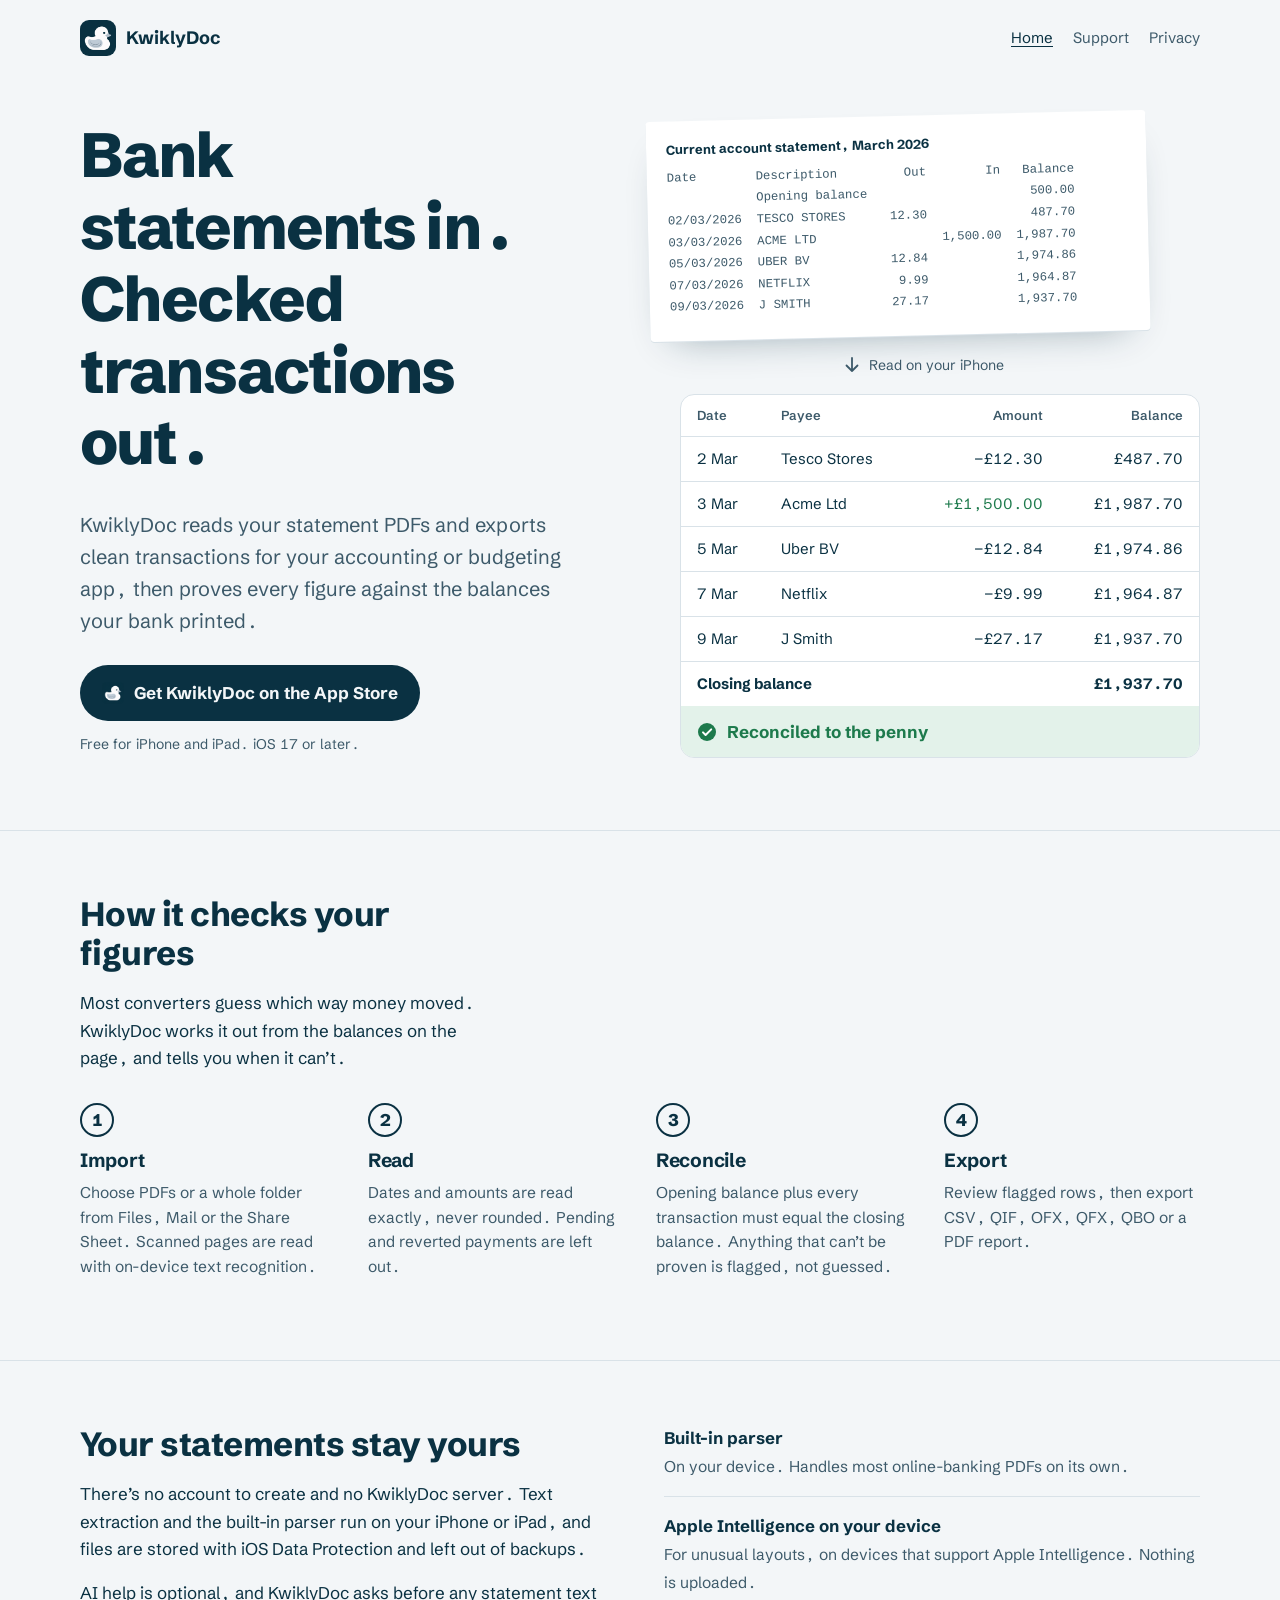
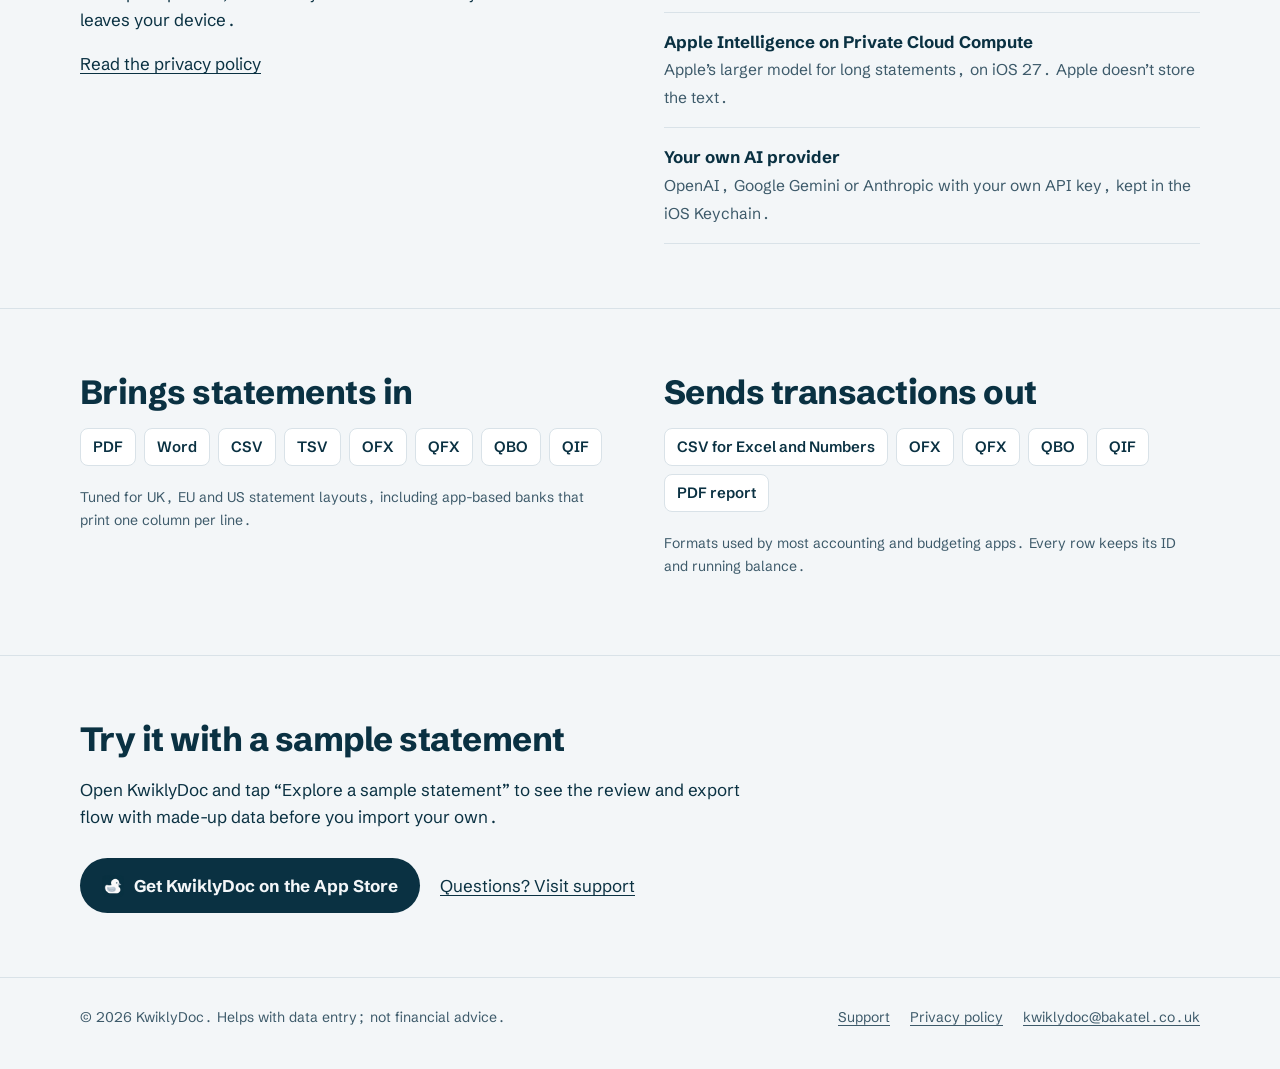
<file: docs/index.html>
<!doctype html>
<html lang="en-GB">
<head>
<meta charset="utf-8">
<meta name="viewport" content="width=device-width, initial-scale=1">
<title>KwiklyDoc: bank statements to checked transactions</title>
<meta name="description" content="Turn bank statement PDFs into transactions for your accounting or budgeting app, checked against the printed balances. Private by default, on iPhone and iPad.">
<meta name="theme-color" content="#0a3142">
<meta property="og:title" content="KwiklyDoc: bank statements to checked transactions">
<meta property="og:description" content="Turn bank statement PDFs into transactions for your accounting or budgeting app, checked against the printed balances. Private by default, on iPhone and iPad.">
<meta property="og:type" content="website">
<meta property="og:image" content="assets/icon-512.png">
<link rel="icon" type="image/png" href="assets/favicon.png">
<link rel="apple-touch-icon" href="assets/apple-touch-icon.png">
<!-- After launch, uncomment and set your App Store ID to show Safari's app banner:
<meta name="apple-itunes-app" content="app-id=APP_STORE_ID"> -->
<link rel="preconnect" href="https://fonts.googleapis.com"><link rel="preconnect" href="https://fonts.gstatic.com" crossorigin><link href="https://fonts.googleapis.com/css2?family=Schibsted+Grotesk:wght@400;500;600;700;800&display=swap" rel="stylesheet">
<link rel="stylesheet" href="assets/site.css">
</head>
<body>
<header class="site-header">
  <div class="wrap">
    <a class="brand" href="index.html"><img src="assets/icon-512.png" alt="" width="36" height="36">KwiklyDoc</a>
    <nav class="site-nav" aria-label="Main">
      <a href="index.html" aria-current="page">Home</a>
      <a href="support.html">Support</a>
      <a href="privacy.html">Privacy</a>
    </nav>
  </div>
</header>

<main>
<section class="hero">
  <div class="wrap">
    <div>
      <h1>Bank statements in. Checked transactions out.</h1>
      <p class="lede">KwiklyDoc reads your statement PDFs and exports clean transactions for your accounting or budgeting app, then proves every figure against the balances your bank printed.</p>
      <div class="cta-row">
        <a class="button" href="APP_STORE_URL"><img src="assets/icon-512.png" alt="" width="22" height="22">Get KwiklyDoc on the App Store</a>
        <span class="small">Free for iPhone and iPad. iOS 17 or later.</span>
      </div>
    </div>

    <div class="transform" role="img" aria-label="A printed statement with unsigned paid-in and paid-out columns becomes five transactions with signed amounts. Opening balance £500.00 plus the transactions equals the closing balance of £1,937.70, so the statement is reconciled to the penny.">
      <div class="statement" aria-hidden="true">
        <div class="bank">Current account statement, March 2026</div>
<pre>Date        Description         Out        In   Balance
            Opening balance                      500.00
02/03/2026  TESCO STORES      12.30              487.70
03/03/2026  ACME LTD                 1,500.00  1,987.70
05/03/2026  UBER BV           12.84            1,974.86
07/03/2026  NETFLIX            9.99            1,964.87
09/03/2026  J SMITH           27.17            1,937.70</pre>
      </div>
      <div class="arrow" aria-hidden="true"><svg viewBox="0 0 18 18"><path d="M9 2v13M3.5 9.5L9 15l5.5-5.5" fill="none" stroke="currentColor" stroke-width="1.8" stroke-linecap="round" stroke-linejoin="round"/></svg>Read on your iPhone</div>
      <div class="ledger" aria-hidden="true">
        <table>
          <thead><tr><th>Date</th><th>Payee</th><th class="num">Amount</th><th class="num">Balance</th></tr></thead>
          <tbody>
            <tr><td>2 Mar</td><td>Tesco Stores</td><td class="num">−£12.30</td><td class="num">£487.70</td></tr>
            <tr><td>3 Mar</td><td>Acme Ltd</td><td class="num in">+£1,500.00</td><td class="num">£1,987.70</td></tr>
            <tr><td>5 Mar</td><td>Uber BV</td><td class="num">−£12.84</td><td class="num">£1,974.86</td></tr>
            <tr><td>7 Mar</td><td>Netflix</td><td class="num">−£9.99</td><td class="num">£1,964.87</td></tr>
            <tr><td>9 Mar</td><td>J Smith</td><td class="num">−£27.17</td><td class="num">£1,937.70</td></tr>
            <tr class="total"><td colspan="3">Closing balance</td><td class="num">£1,937.70</td></tr>
          </tbody>
        </table>
        <div class="stamp"><svg viewBox="0 0 20 20" aria-hidden="true"><circle cx="10" cy="10" r="9" fill="currentColor"/><path d="M6 10.4l2.6 2.6L14.2 7.4" fill="none" stroke="#fff" stroke-width="2" stroke-linecap="round" stroke-linejoin="round"/></svg>Reconciled to the penny</div>
      </div>
    </div>
  </div>
</section>

<section class="section" id="how">
  <div class="wrap">
    <div class="section-head">
      <h2>How it checks your figures</h2>
      <p>Most converters guess which way money moved. KwiklyDoc works it out from the balances on the page, and tells you when it can’t.</p>
    </div>
    <ol class="steps">
      <li><h3>Import</h3><p>Choose PDFs or a whole folder from Files, Mail or the Share Sheet. Scanned pages are read with on-device text recognition.</p></li>
      <li><h3>Read</h3><p>Dates and amounts are read exactly, never rounded. Pending and reverted payments are left out.</p></li>
      <li><h3>Reconcile</h3><p>Opening balance plus every transaction must equal the closing balance. Anything that can’t be proven is flagged, not guessed.</p></li>
      <li><h3>Export</h3><p>Review flagged rows, then export CSV, QIF, OFX, QFX, QBO or a PDF report.</p></li>
    </ol>
  </div>
</section>

<section class="section" id="privacy">
  <div class="wrap split">
    <div>
      <h2>Your statements stay yours</h2>
      <p>There’s no account to create and no KwiklyDoc server. Text extraction and the built-in parser run on your iPhone or iPad, and files are stored with iOS Data Protection and left out of backups.</p>
      <p>AI help is optional, and KwiklyDoc asks before any statement text leaves your device.</p>
      <p><a href="privacy.html">Read the privacy policy</a></p>
    </div>
    <ul class="modes">
      <li><strong>Built-in parser</strong><span>On your device. Handles most online-banking PDFs on its own.</span></li>
      <li><strong>Apple Intelligence on your device</strong><span>For unusual layouts, on devices that support Apple Intelligence. Nothing is uploaded.</span></li>
      <li><strong>Apple Intelligence on Private Cloud Compute</strong><span>Apple’s larger model for long statements, on iOS 27. Apple doesn’t store the text.</span></li>
      <li><strong>Your own AI provider</strong><span>OpenAI, Google Gemini or Anthropic with your own API key, kept in the iOS Keychain.</span></li>
    </ul>
  </div>
</section>

<section class="section" id="formats">
  <div class="wrap split">
    <div>
      <h2>Brings statements in</h2>
      <ul class="formats" aria-label="Import formats">
        <li>PDF</li><li>Word</li><li>CSV</li><li>TSV</li><li>OFX</li><li>QFX</li><li>QBO</li><li>QIF</li>
      </ul>
      <p class="small">Tuned for UK, EU and US statement layouts, including app-based banks that print one column per line.</p>
    </div>
    <div>
      <h2>Sends transactions out</h2>
      <ul class="formats" aria-label="Export formats">
        <li>CSV for Excel and Numbers</li><li>OFX</li><li>QFX</li><li>QBO</li><li>QIF</li><li>PDF report</li>
      </ul>
      <p class="small">Formats used by most accounting and budgeting apps. Every row keeps its ID and running balance.</p>
    </div>
  </div>
</section>

<section class="section closing">
  <div class="wrap">
    <h2>Try it with a sample statement</h2>
    <p>Open KwiklyDoc and tap “Explore a sample statement” to see the review and export flow with made-up data before you import your own.</p>
    <div class="cta-row">
      <a class="button" href="APP_STORE_URL"><img src="assets/icon-512.png" alt="" width="22" height="22">Get KwiklyDoc on the App Store</a>
      <a href="support.html">Questions? Visit support</a>
    </div>
  </div>
</section>
</main>
<footer class="site-footer">
  <div class="wrap">
    <span>© 2026 KwiklyDoc. Helps with data entry; not financial advice.</span>
    <nav aria-label="Footer">
      <a href="support.html">Support</a>
      <a href="privacy.html">Privacy policy</a>
      <a href="mailto:SUPPORT_EMAIL">kwiklydoc@bakatel.co.uk</a>
    </nav>
  </div>
</footer>
</body>
</html>
</file>
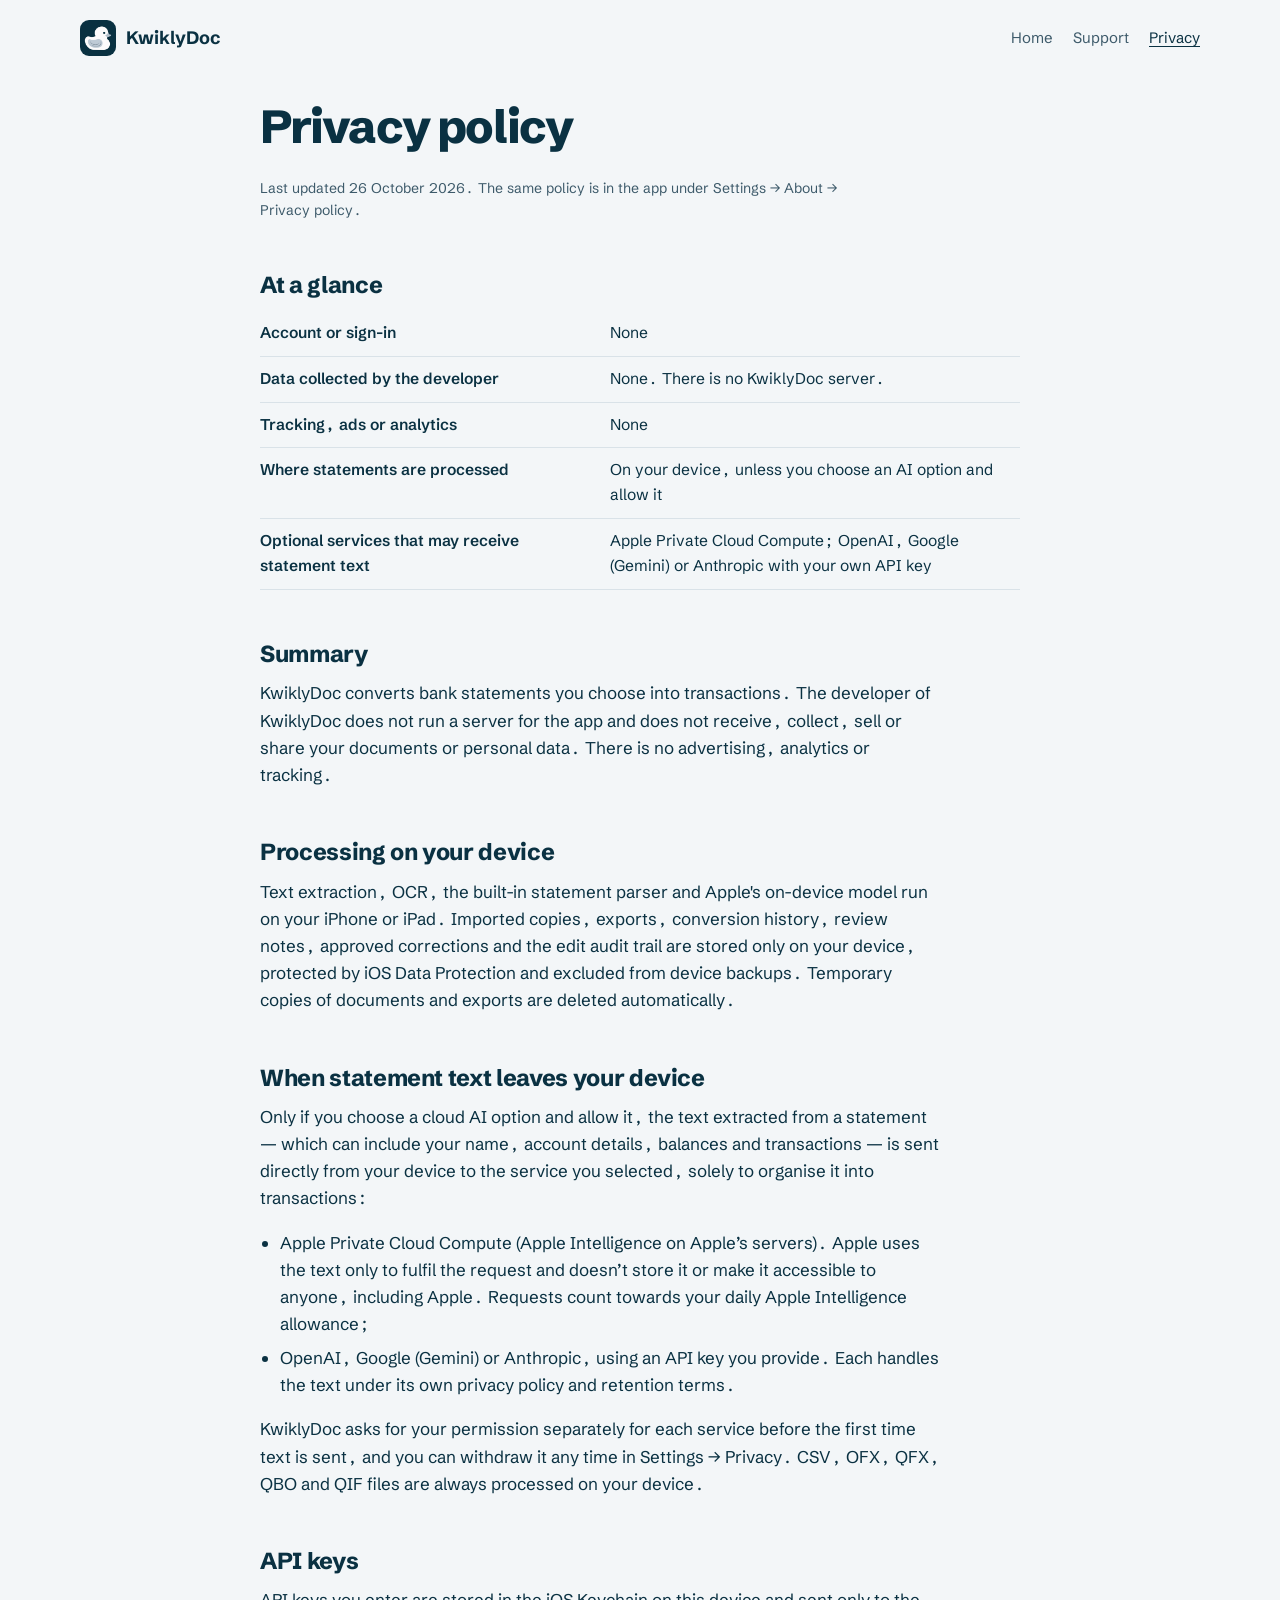
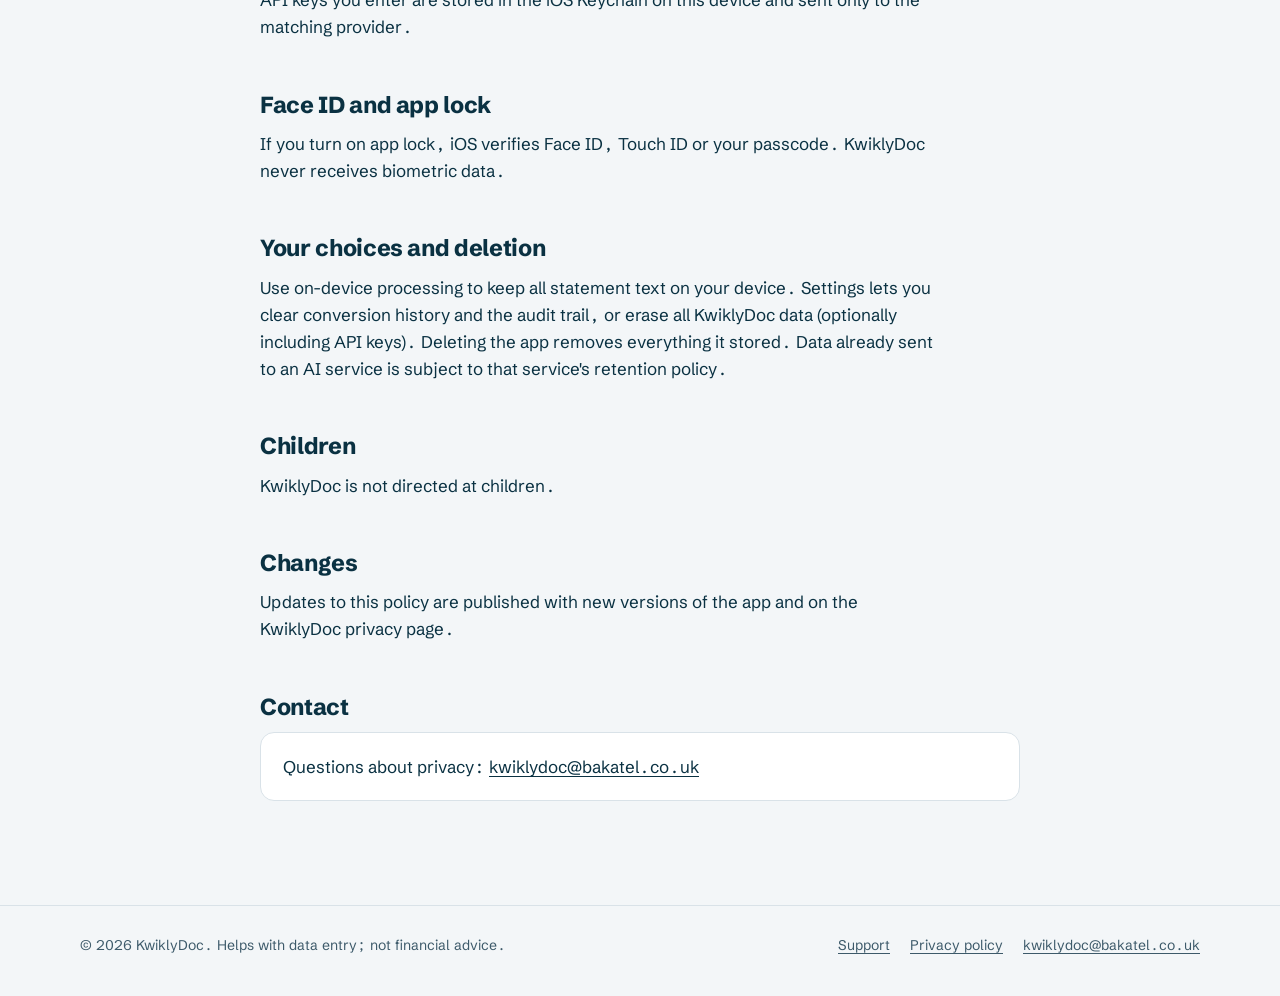
<file: docs/privacy.html>
<!doctype html>
<html lang="en-GB">
<head>
<meta charset="utf-8">
<meta name="viewport" content="width=device-width, initial-scale=1">
<title>KwiklyDoc privacy policy</title>
<meta name="description" content="How KwiklyDoc handles your bank statements: processed on your device by default, with no account, server, tracking or analytics.">
<meta name="theme-color" content="#0a3142">
<meta property="og:title" content="KwiklyDoc privacy policy">
<meta property="og:description" content="How KwiklyDoc handles your bank statements: processed on your device by default, with no account, server, tracking or analytics.">
<meta property="og:type" content="website">
<meta property="og:image" content="assets/icon-512.png">
<link rel="icon" type="image/png" href="assets/favicon.png">
<link rel="apple-touch-icon" href="assets/apple-touch-icon.png">
<!-- After launch, uncomment and set your App Store ID to show Safari's app banner:
<meta name="apple-itunes-app" content="app-id=APP_STORE_ID"> -->
<link rel="preconnect" href="https://fonts.googleapis.com"><link rel="preconnect" href="https://fonts.gstatic.com" crossorigin><link href="https://fonts.googleapis.com/css2?family=Schibsted+Grotesk:wght@400;500;600;700;800&display=swap" rel="stylesheet">
<link rel="stylesheet" href="assets/site.css">
</head>
<body>
<header class="site-header">
  <div class="wrap">
    <a class="brand" href="index.html"><img src="assets/icon-512.png" alt="" width="36" height="36">KwiklyDoc</a>
    <nav class="site-nav" aria-label="Main">
      <a href="index.html">Home</a>
      <a href="support.html">Support</a>
      <a href="privacy.html" aria-current="page">Privacy</a>
    </nav>
  </div>
</header>

<main class="page">
  <div class="wrap">
    <h1>Privacy policy</h1>
    <p class="small">Last updated 26 October 2026. The same policy is in the app under Settings → About → Privacy policy.</p>

    <h2>At a glance</h2>
    <table class="glance">
      <tr><th scope="row">Account or sign-in</th><td>None</td></tr>
      <tr><th scope="row">Data collected by the developer</th><td>None. There is no KwiklyDoc server.</td></tr>
      <tr><th scope="row">Tracking, ads or analytics</th><td>None</td></tr>
      <tr><th scope="row">Where statements are processed</th><td>On your device, unless you choose an AI option and allow it</td></tr>
      <tr><th scope="row">Optional services that may receive statement text</th><td>Apple Private Cloud Compute; OpenAI, Google (Gemini) or Anthropic with your own API key</td></tr>
    </table>
    <h2>Summary</h2>
    <p>KwiklyDoc converts bank statements you choose into transactions. The developer of KwiklyDoc does not run a server for the app and does not receive, collect, sell or share your documents or personal data. There is no advertising, analytics or tracking.</p>
    <h2>Processing on your device</h2>
    <p>Text extraction, OCR, the built-in statement parser and Apple&#x27;s on-device model run on your iPhone or iPad. Imported copies, exports, conversion history, review notes, approved corrections and the edit audit trail are stored only on your device, protected by iOS Data Protection and excluded from device backups. Temporary copies of documents and exports are deleted automatically.</p>
    <h2>When statement text leaves your device</h2>
    <p>Only if you choose a cloud AI option and allow it, the text extracted from a statement — which can include your name, account details, balances and transactions — is sent directly from your device to the service you selected, solely to organise it into transactions:</p>
<ul><li>Apple Private Cloud Compute (Apple Intelligence on Apple’s servers). Apple uses the text only to fulfil the request and doesn’t store it or make it accessible to anyone, including Apple. Requests count towards your daily Apple Intelligence allowance;</li><li>OpenAI, Google (Gemini) or Anthropic, using an API key you provide. Each handles the text under its own privacy policy and retention terms.</li></ul>
<p>KwiklyDoc asks for your permission separately for each service before the first time text is sent, and you can withdraw it any time in Settings → Privacy. CSV, OFX, QFX, QBO and QIF files are always processed on your device.</p>
    <h2>API keys</h2>
    <p>API keys you enter are stored in the iOS Keychain on this device and sent only to the matching provider.</p>
    <h2>Face ID and app lock</h2>
    <p>If you turn on app lock, iOS verifies Face ID, Touch ID or your passcode. KwiklyDoc never receives biometric data.</p>
    <h2>Your choices and deletion</h2>
    <p>Use on-device processing to keep all statement text on your device. Settings lets you clear conversion history and the audit trail, or erase all KwiklyDoc data (optionally including API keys). Deleting the app removes everything it stored. Data already sent to an AI service is subject to that service&#x27;s retention policy.</p>
    <h2>Children</h2>
    <p>KwiklyDoc is not directed at children.</p>
    <h2>Changes</h2>
    <p>Updates to this policy are published with new versions of the app and on the KwiklyDoc privacy page.</p>
    <h2>Contact</h2>
    <div class="contact">
      <p>Questions about privacy: <a href="mailto:SUPPORT_EMAIL">kwiklydoc@bakatel.co.uk</a></p>
    </div>
  </div>
</main>
<footer class="site-footer">
  <div class="wrap">
    <span>© 2026 KwiklyDoc. Helps with data entry; not financial advice.</span>
    <nav aria-label="Footer">
      <a href="support.html">Support</a>
      <a href="privacy.html">Privacy policy</a>
      <a href="mailto:SUPPORT_EMAIL">kwiklydoc@bakatel.co.uk</a>
    </nav>
  </div>
</footer>
</body>
</html>
</file>
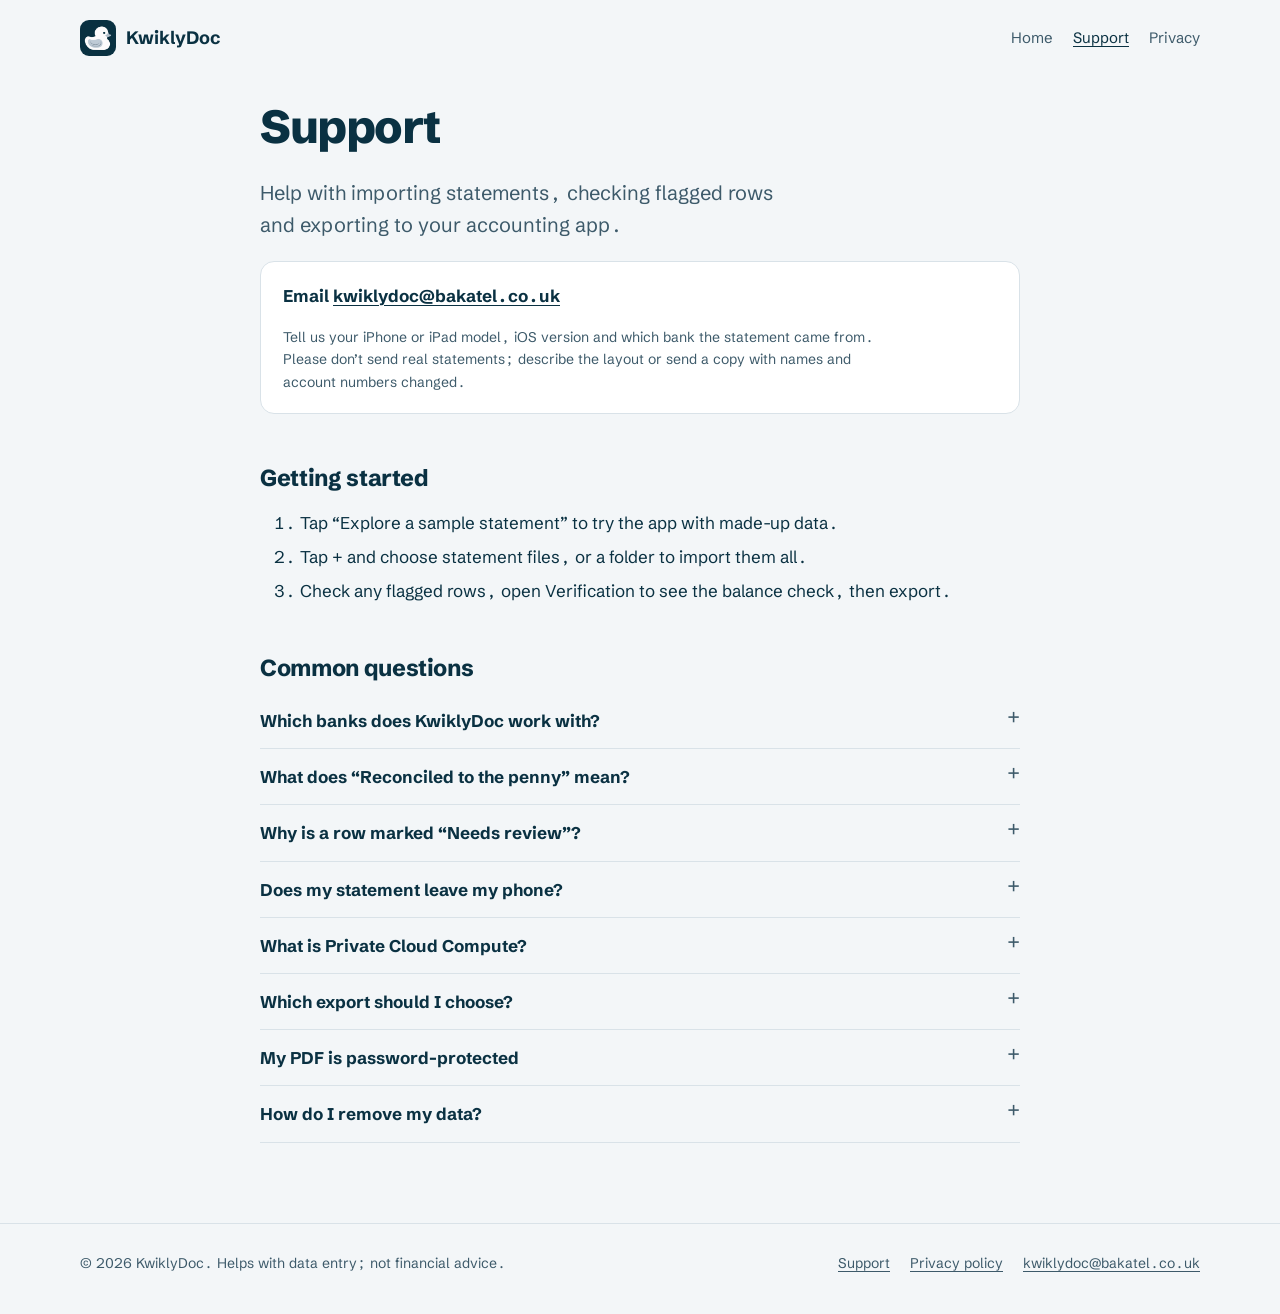
<file: docs/support.html>
<!doctype html>
<html lang="en-GB">
<head>
<meta charset="utf-8">
<meta name="viewport" content="width=device-width, initial-scale=1">
<title>KwiklyDoc support</title>
<meta name="description" content="Help with importing bank statements, reviewing flagged rows and exporting transactions in KwiklyDoc.">
<meta name="theme-color" content="#0a3142">
<meta property="og:title" content="KwiklyDoc support">
<meta property="og:description" content="Help with importing bank statements, reviewing flagged rows and exporting transactions in KwiklyDoc.">
<meta property="og:type" content="website">
<meta property="og:image" content="assets/icon-512.png">
<link rel="icon" type="image/png" href="assets/favicon.png">
<link rel="apple-touch-icon" href="assets/apple-touch-icon.png">
<!-- After launch, uncomment and set your App Store ID to show Safari's app banner:
<meta name="apple-itunes-app" content="app-id=APP_STORE_ID"> -->
<link rel="preconnect" href="https://fonts.googleapis.com"><link rel="preconnect" href="https://fonts.gstatic.com" crossorigin><link href="https://fonts.googleapis.com/css2?family=Schibsted+Grotesk:wght@400;500;600;700;800&display=swap" rel="stylesheet">
<link rel="stylesheet" href="assets/site.css">
</head>
<body>
<header class="site-header">
  <div class="wrap">
    <a class="brand" href="index.html"><img src="assets/icon-512.png" alt="" width="36" height="36">KwiklyDoc</a>
    <nav class="site-nav" aria-label="Main">
      <a href="index.html">Home</a>
      <a href="support.html" aria-current="page">Support</a>
      <a href="privacy.html">Privacy</a>
    </nav>
  </div>
</header>

<main class="page">
  <div class="wrap">
    <h1>Support</h1>
    <p class="lede">Help with importing statements, checking flagged rows and exporting to your accounting app.</p>
    <div class="contact">
      <p><strong>Email <a href="mailto:SUPPORT_EMAIL?subject=KwiklyDoc%20support">kwiklydoc@bakatel.co.uk</a></strong></p>
      <p class="small">Tell us your iPhone or iPad model, iOS version and which bank the statement came from. Please don’t send real statements; describe the layout or send a copy with names and account numbers changed.</p>
    </div>

    <h2>Getting started</h2>
    <ol>
      <li>Tap “Explore a sample statement” to try the app with made-up data.</li>
      <li>Tap + and choose statement files, or a folder to import them all.</li>
      <li>Check any flagged rows, open Verification to see the balance check, then export.</li>
    </ol>

    <h2>Common questions</h2>
    <details><summary>Which banks does KwiklyDoc work with?</summary><div><p>Any bank that gives you a PDF, Word, CSV or OFX/QIF statement. The parser is tuned for UK, EU and US layouts, including app-based banks such as those that print one table cell per line and keep pending payments in a separate section.</p></div></details>
    <details><summary>What does “Reconciled to the penny” mean?</summary><div><p>The opening balance plus every transaction equals the closing balance printed on the statement, and no row is left unresolved. It’s the strongest check KwiklyDoc can make.</p></div></details>
    <details><summary>Why is a row marked “Needs review”?</summary><div><p>KwiklyDoc couldn’t prove its amount, date or direction from the statement, often because the PDF prints no running balance. Open the row, compare it with your statement and correct it if needed. Edits can be undone and are logged in the audit trail on your device.</p></div></details>
    <details><summary>Does my statement leave my phone?</summary><div><p>Not by default. Statement text is sent only if you choose an AI option in Settings → Conversion and allow it for that service. You can withdraw permission in Settings → Privacy. See the <a href="privacy.html">privacy policy</a>.</p></div></details>
    <details><summary>What is Private Cloud Compute?</summary><div><p>On iOS 27 and later, Apple Intelligence can run Apple’s larger model on Apple’s servers for long or complex statements. Apple uses the text only for your request and doesn’t store it. It needs an internet connection and uses your daily Apple Intelligence allowance, which iCloud+ increases. When it’s unavailable or the limit is reached, KwiklyDoc uses the on-device model and shows the status on the home screen.</p></div></details>
    <details><summary>Which export should I choose?</summary><div><p>Most accounting and budgeting apps import OFX, QFX or QBO. Spreadsheets use CSV, which opens correctly in Excel and Numbers. Quicken also accepts QIF.</p></div></details>
    <details><summary>My PDF is password-protected</summary><div><p>Open it in Files or Preview, save a copy without the password (or print it to PDF), then import that copy.</p></div></details>
    <details><summary>How do I remove my data?</summary><div><p>Settings → History &amp; storage lets you clear history and the audit trail, or erase everything KwiklyDoc stores, optionally including API keys. Deleting the app also removes it all.</p></div></details>
  </div>
</main>
<footer class="site-footer">
  <div class="wrap">
    <span>© 2026 KwiklyDoc. Helps with data entry; not financial advice.</span>
    <nav aria-label="Footer">
      <a href="support.html">Support</a>
      <a href="privacy.html">Privacy policy</a>
      <a href="mailto:SUPPORT_EMAIL">kwiklydoc@bakatel.co.uk</a>
    </nav>
  </div>
</footer>
</body>
</html>
</file>
<file: docs/assets/site.css>
/* KwiklyDoc website. Palette taken from the app icon: navy ground, white duck, pale wing.
   Green is reserved for one meaning only: figures that reconcile. */
:root {
  --ink: #0a3142;          /* icon background */
  --ink-soft: #3d5a6a;
  --paper: #f3f6f8;        /* cool statement paper */
  --sheet: #ffffff;
  --wing: #c6d4df;         /* duck wing */
  --rule: #d9e2e8;
  --reconciled: #1d7a4c;
  --reconciled-tint: #e3f2ea;
  --flag: #a85b00;
  --focus: #2a7bbd;
  --measure: 68ch;
  --radius-sheet: 14px;
  color-scheme: light;
}

@media (prefers-color-scheme: dark) {
  :root {
    --ink: #e7eef2;
    --ink-soft: #a8bbc6;
    --paper: #0a2533;
    --sheet: #0f3043;
    --wing: #2c5266;
    --rule: #1f4558;
    --reconciled: #5fcf95;
    --reconciled-tint: #12392c;
    --flag: #f0a54a;
    --focus: #7cc1f2;
    color-scheme: dark;
  }
}

*, *::before, *::after { box-sizing: border-box; }

html { -webkit-text-size-adjust: 100%; }

body {
  margin: 0;
  background: var(--paper);
  color: var(--ink);
  font-family: "Schibsted Grotesk", system-ui, -apple-system, "Segoe UI", sans-serif;
  font-size: 1.0625rem;
  line-height: 1.6;
  font-variant-numeric: tabular-nums;
}

a { color: inherit; text-underline-offset: 0.18em; text-decoration-thickness: 1px; }
a:hover { text-decoration-thickness: 2px; }
:focus-visible { outline: 3px solid var(--focus); outline-offset: 3px; border-radius: 4px; }

.wrap { width: min(1120px, 100% - 32px); margin-inline: auto; }

/* Header */
.site-header { padding-block: 20px; }
.site-header .wrap { display: flex; align-items: center; justify-content: space-between; gap: 16px; }
.brand { display: inline-flex; align-items: center; gap: 10px; font-weight: 700; font-size: 1.125rem; text-decoration: none; }
.brand img { width: 36px; height: 36px; border-radius: 9px; }
.site-nav { display: flex; gap: 20px; font-size: 0.9375rem; }
.site-nav a { text-decoration: none; color: var(--ink-soft); }
.site-nav a:hover, .site-nav a[aria-current="page"] { color: var(--ink); text-decoration: underline; }

/* Type scale (1.25 modular) */
h1, h2, h3 { line-height: 1.15; margin: 0 0 0.5em; letter-spacing: -0.015em; }
h1 { font-size: clamp(2.4rem, 5.5vw, 3.9rem); font-weight: 800; letter-spacing: -0.03em; }
h2 { font-size: clamp(1.6rem, 3vw, 2.1rem); font-weight: 750; }
h3 { font-size: 1.2rem; font-weight: 700; }
p { margin: 0 0 1em; max-width: var(--measure); }
.lede { font-size: 1.25rem; color: var(--ink-soft); max-width: 46ch; }
.small { font-size: 0.875rem; color: var(--ink-soft); }

/* Hero: a statement turns into a reconciled ledger */
.hero { padding-block: 40px 72px; }
.hero .wrap { display: grid; grid-template-columns: minmax(0, 1fr) minmax(0, 1.08fr); gap: 56px; align-items: center; }
.hero h1 { max-width: 12ch; }
.cta-row { display: flex; flex-wrap: wrap; gap: 12px 20px; align-items: center; margin-top: 28px; }
.button {
  display: inline-flex; align-items: center; gap: 10px;
  background: var(--ink); color: var(--paper);
  padding: 14px 22px; border-radius: 999px; font-weight: 700; text-decoration: none;
}
.button img { width: 22px; height: 22px; border-radius: 5px; }
.button:hover { text-decoration: none; filter: brightness(1.12); }

.transform { position: relative; display: grid; gap: 18px; }
.statement {
  background: var(--sheet);
  border-radius: 4px;
  padding: 18px 20px 22px;
  box-shadow: 0 1px 0 var(--rule), 0 18px 40px -24px rgba(10, 49, 66, 0.45);
  transform: rotate(-1.4deg);
  font-size: 0.8125rem;
  color: var(--ink-soft);
  max-width: 500px;
}
.statement .bank { font-weight: 700; color: var(--ink); margin-bottom: 8px; }
.statement pre {
  margin: 0; white-space: pre; overflow: hidden;
  /* The fragment imitates a printed bank statement, whose columns are fixed-width. */
  font-family: ui-monospace, "SF Mono", Menlo, Consolas, monospace;
  font-size: 0.95em; line-height: 1.75;
}
.arrow { justify-self: center; color: var(--ink-soft); font-size: 0.875rem; display: flex; align-items: center; gap: 8px; }
.arrow svg { width: 18px; height: 18px; }

.ledger {
  background: var(--sheet);
  border-radius: var(--radius-sheet);
  border: 1px solid var(--rule);
  overflow: hidden;
  justify-self: end;
  width: min(100%, 520px);
}
.ledger table { width: 100%; border-collapse: collapse; font-size: 0.9375rem; }
.ledger th, .ledger td { padding: 10px 16px; text-align: left; border-bottom: 1px solid var(--rule); }
.ledger th { font-size: 0.8125rem; font-weight: 600; color: var(--ink-soft); }
.ledger td.num, .ledger th.num { text-align: right; white-space: nowrap; }
.ledger .in { color: var(--reconciled); }
.ledger tr.total td { font-weight: 700; border-bottom: 0; }
.stamp {
  display: flex; align-items: center; gap: 10px;
  padding: 12px 16px; background: var(--reconciled-tint); color: var(--reconciled);
  font-weight: 700;
}
.stamp svg { width: 20px; height: 20px; flex: none; }

@media (prefers-reduced-motion: no-preference) {
  .ledger tbody tr { opacity: 0; animation: row-in 0.35s ease-out forwards; }
  .ledger tbody tr:nth-child(1) { animation-delay: 0.25s; }
  .ledger tbody tr:nth-child(2) { animation-delay: 0.4s; }
  .ledger tbody tr:nth-child(3) { animation-delay: 0.55s; }
  .ledger tbody tr:nth-child(4) { animation-delay: 0.7s; }
  .ledger tbody tr:nth-child(5) { animation-delay: 0.85s; }
  .ledger tbody tr:nth-child(6) { animation-delay: 1s; }
  .stamp { opacity: 0; animation: row-in 0.4s ease-out 1.3s forwards; }
  @keyframes row-in { from { opacity: 0; transform: translateY(4px); } to { opacity: 1; transform: none; } }
}

/* Content sections */
.section { padding-block: 64px; border-top: 1px solid var(--rule); }
.section-head { max-width: 40ch; margin-bottom: 32px; }

.steps { list-style: none; margin: 0; padding: 0; display: grid; grid-template-columns: repeat(4, minmax(0, 1fr)); gap: 32px; counter-reset: step; }
.steps li { counter-increment: step; }
.steps li::before {
  content: counter(step);
  display: inline-grid; place-items: center; width: 34px; height: 34px; margin-bottom: 12px;
  border-radius: 50%; border: 2px solid var(--ink); font-weight: 800;
}
.steps p { font-size: 0.975rem; color: var(--ink-soft); }

.split { display: grid; grid-template-columns: minmax(0, 1fr) minmax(0, 1fr); gap: 48px; }
.modes { margin: 0; padding: 0; list-style: none; }
.modes li { padding: 16px 0; border-bottom: 1px solid var(--rule); }
.modes li:first-child { padding-top: 0; }
.modes strong { display: block; font-size: 1.05rem; }
.modes span { color: var(--ink-soft); font-size: 0.975rem; }

.formats { display: flex; flex-wrap: wrap; gap: 8px; margin: 0 0 20px; padding: 0; list-style: none; }
.formats li { padding: 6px 12px; border-radius: 8px; background: var(--sheet); border: 1px solid var(--rule); font-weight: 600; font-size: 0.9375rem; }

.closing { text-align: left; }

/* Long-form pages (privacy, support) */
.page { padding-block: 24px 80px; }
.page .wrap { max-width: 760px; }
.page h1 { font-size: clamp(2.1rem, 4.5vw, 2.9rem); }
.page h2 { font-size: 1.45rem; margin-top: 2.2em; }
.page ul { padding-left: 1.2em; max-width: var(--measure); }
.page li { margin-bottom: 0.4em; }
.glance { width: 100%; border-collapse: collapse; margin: 8px 0 8px; font-size: 0.975rem; }
.glance th, .glance td { text-align: left; padding: 10px 12px 10px 0; border-bottom: 1px solid var(--rule); vertical-align: top; }
.glance th { font-weight: 600; width: 46%; }
.contact {
  background: var(--sheet); border: 1px solid var(--rule); border-radius: var(--radius-sheet);
  padding: 20px 22px; margin: 8px 0 24px;
}
.contact p:last-child { margin-bottom: 0; }

details { border-bottom: 1px solid var(--rule); padding: 14px 0; }
details summary { cursor: pointer; font-weight: 700; list-style: none; display: flex; justify-content: space-between; gap: 16px; }
details summary::-webkit-details-marker { display: none; }
details summary::after { content: "+"; font-weight: 400; font-size: 1.3rem; line-height: 1; color: var(--ink-soft); }
details[open] summary::after { content: "–"; }
details > div { padding-top: 10px; color: var(--ink-soft); }
details > div p:last-child { margin-bottom: 0; }

/* Footer */
.site-footer { border-top: 1px solid var(--rule); padding-block: 28px 40px; font-size: 0.875rem; color: var(--ink-soft); }
.site-footer .wrap { display: flex; flex-wrap: wrap; justify-content: space-between; gap: 12px 24px; }
.site-footer nav { display: flex; gap: 20px; }

@media (max-width: 900px) {
  .hero .wrap, .split { grid-template-columns: 1fr; gap: 40px; }
  .steps { grid-template-columns: repeat(2, minmax(0, 1fr)); }
  .ledger { justify-self: stretch; width: 100%; }
}
@media (max-width: 560px) {
  .steps { grid-template-columns: 1fr; }
  .site-nav { gap: 14px; }
  .statement { font-size: 0.64rem; padding: 14px 14px 16px; }
  .ledger th, .ledger td { padding: 9px 12px; }
}
</file>
